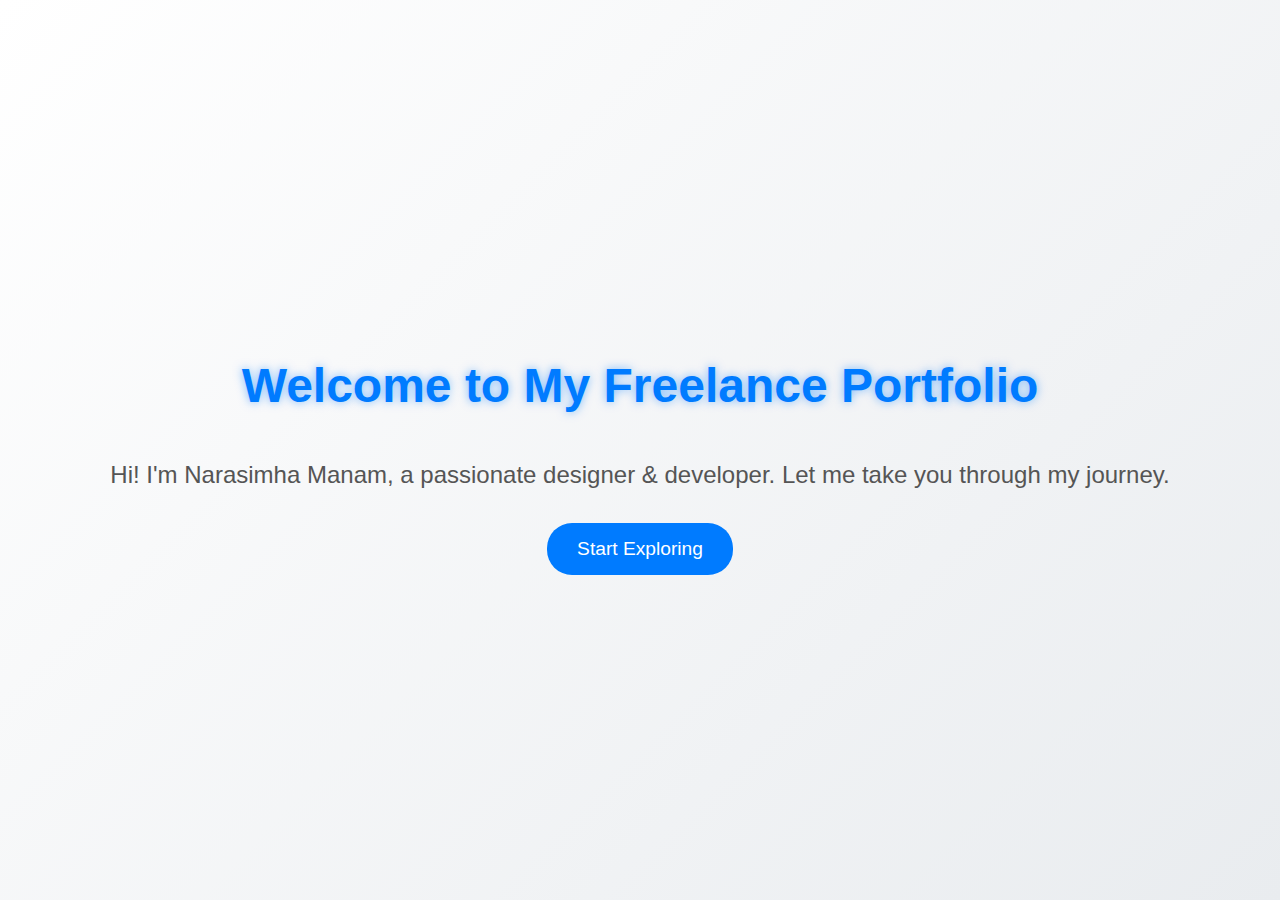
<file: FreeLancingPortfolio/index.html>
<!DOCTYPE html>
<html lang="en">
<head>
  <meta charset="UTF-8" />
  <meta name="viewport" content="width=device-width, initial-scale=1.0" />
  <title>Introduction - Narasimha Manam</title>
  <style>
    /* General Styles */
    body {
      font-family: 'Segoe UI', Tahoma, Geneva, Verdana, sans-serif;
      background-color: #f8f9fa;
      color: #333;
      margin: 0;
      padding: 0;
      text-align: center;
      display: flex;
      justify-content: center;
      align-items: center;
      height: 100vh;
      flex-direction: column;
      background: linear-gradient(135deg, #ffffff, #e9ecef);
    }

    h1 {
      font-size: 3em;
      color: #007bff;
      margin-bottom: 20px;
      text-shadow: 0 0 10px rgba(0, 123, 255, 0.5);
    }

    p {
      font-size: 1.5em;
      color: #555;
      margin-bottom: 30px;
      line-height: 1.5;
    }

    .start-btn {
      background-color: #007bff;
      color: white;
      padding: 15px 30px;
      border: none;
      border-radius: 25px;
      font-size: 1.2em;
      cursor: pointer;
      transition: transform 0.3s ease, box-shadow 0.3s ease;
      text-decoration: none;
    }

    .start-btn:hover {
      background-color: #0056b3;
      transform: scale(1.05);
      box-shadow: 0 0 15px rgba(0, 123, 255, 0.4);
    }

    .start-btn:focus {
      outline: none;
    }
  </style>
</head>
<body>
  <h1>Welcome to My Freelance Portfolio</h1>
  <p>Hi! I'm Narasimha Manam, a passionate designer & developer. Let me take you through my journey.</p>
  <a href="tools.html">
    <button class="start-btn">Start Exploring</button>
  </a>
</body>
</html>
</file>
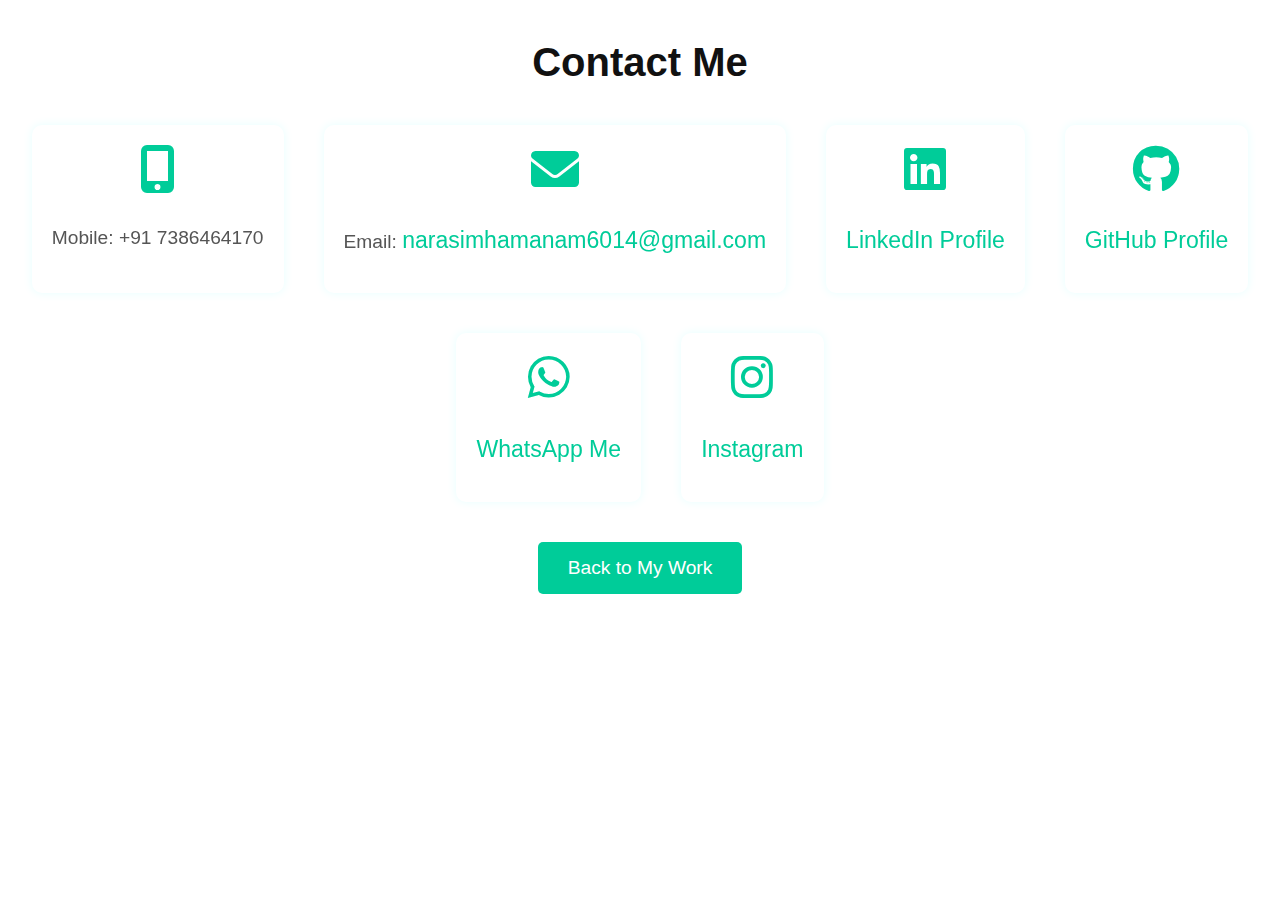
<file: FreeLancingPortfolio/contact.html>
<!DOCTYPE html>
<html lang="en">
<head>
  <meta charset="UTF-8" />
  <meta name="viewport" content="width=device-width, initial-scale=1.0" />
  <title>Contact - Narasimha Manam</title>
<link rel="stylesheet" href="style.css" />

    <!-- Link to FontAwesome for icons -->
  <link rel="stylesheet" href="https://cdnjs.cloudflare.com/ajax/libs/font-awesome/6.0.0-beta3/css/all.min.css" />
</head>
<body>
  <h2>Contact Me</h2>

  <div class="contact-info">
    <!-- Mobile -->
    <div class="contact-item">
      <i class="fas fa-mobile-alt"></i>
      <p>Mobile: +91 7386464170</p>
    </div>

    <!-- Email -->
    <div class="contact-item">
      <i class="fas fa-envelope"></i>
      <p>Email: <a href="mailto:narasimhamanam6014@gmail.com">narasimhamanam6014@gmail.com</a></p>
    </div>

    <!-- LinkedIn -->
    <div class="contact-item">
      <i class="fab fa-linkedin"></i>
      <p><a href="https://www.linkedin.com/in/narasimha-manam-032a9634b" target="_blank">LinkedIn Profile</a></p>
    </div>

    <!-- GitHub -->
    <div class="contact-item">
      <i class="fab fa-github"></i>
      <p><a href="https://github.com/Narasimhamanam" target="_blank">GitHub Profile</a></p>
    </div>

    <!-- WhatsApp -->
    <div class="contact-item">
      <i class="fab fa-whatsapp"></i>
      <p><a href="https://wa.me/7386464170" target="_blank">WhatsApp Me</a></p>
    </div>

    <!-- Instagram -->
    <div class="contact-item">
      <i class="fab fa-instagram"></i>
      <p><a href="https://www.instagram.com/narasimhachowdary_" target="_blank">Instagram</a></p>
    </div>
  </div>

  <a href="work.html">
    <button class="back-btn">Back to My Work</button>
  </a>
</body>
</html>
</file>
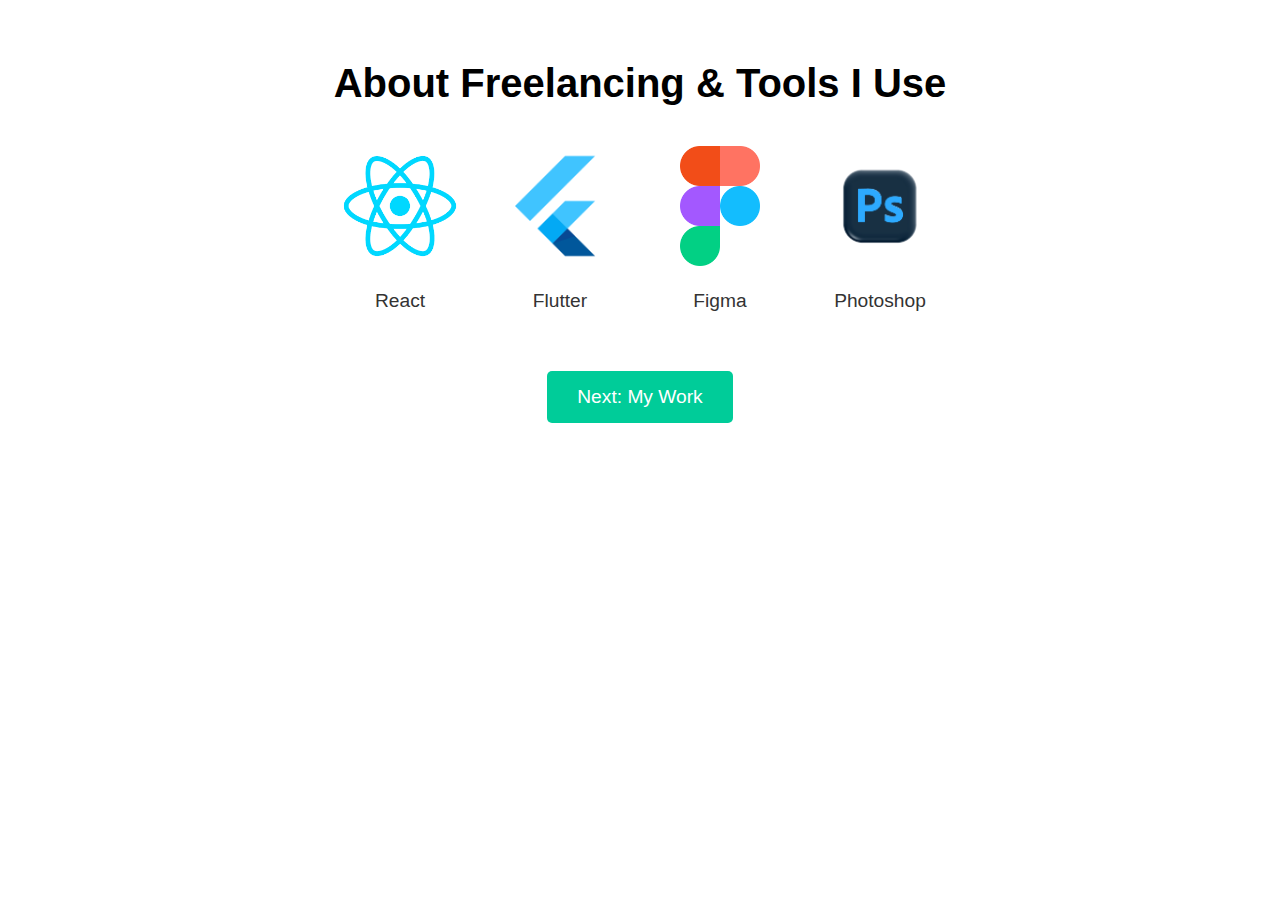
<file: FreeLancingPortfolio/tools.html>
<!DOCTYPE html>
<html lang="en">
<head>
  <meta charset="UTF-8" />
  <meta name="viewport" content="width=device-width, initial-scale=1.0" />
  <title>Freelancing and Tools - Narasimha Manam</title>
  <style>
    body {
      font-family: Arial, sans-serif;
      text-align: center;
      padding: 20px;
    }

    h2 {
      font-size: 2.5em;
      margin-bottom: 40px;
    }

    .tools-section {
      display: flex;
      justify-content: center;
      gap: 40px;
      align-items: center;
      flex-wrap: wrap;
      margin-bottom: 40px;
    }

    .tool {
      text-align: center;
      max-width: 120px;
    }

    .tool img {
      width: 120px; /* Fixed width */
      height: 120px; /* Fixed height */
      object-fit: contain;
      margin-bottom: 10px;
      border-radius: 8px;
    }

    .tool p {
      font-size: 1.2em;
      color: #333;
      margin-top: 10px;
    }

    .start-btn {
      background-color: #00cc99;
      color: white;
      padding: 15px 30px;
      border: none;
      border-radius: 5px;
      font-size: 1.2em;
      cursor: pointer;
      transition: background-color 0.3s ease;
    }

    .start-btn:hover {
      background-color: #00b38a;
    }
  </style>
</head>
<body>
  <h2>About Freelancing & Tools I Use</h2>
  <div class="tools-section">
    <div class="tool">
      <img src="React.png" alt="React" />
      <p>React</p>
    </div>
    <div class="tool">
      <img src="flutter.png" alt="Flutter" />
      <p>Flutter</p>
    </div>
    <div class="tool">
      <img src="figma.png" alt="Figma" />
      <p>Figma</p>
    </div>
    <div class="tool">
      <img src="ps.png" alt="Photoshop" />
      <p>Photoshop</p>
    </div>
    <!-- Add other tools as needed -->
  </div>
  <a href="work.html">
    <button class="start-btn">Next: My Work</button>
  </a>
</body>
</html>
</file>
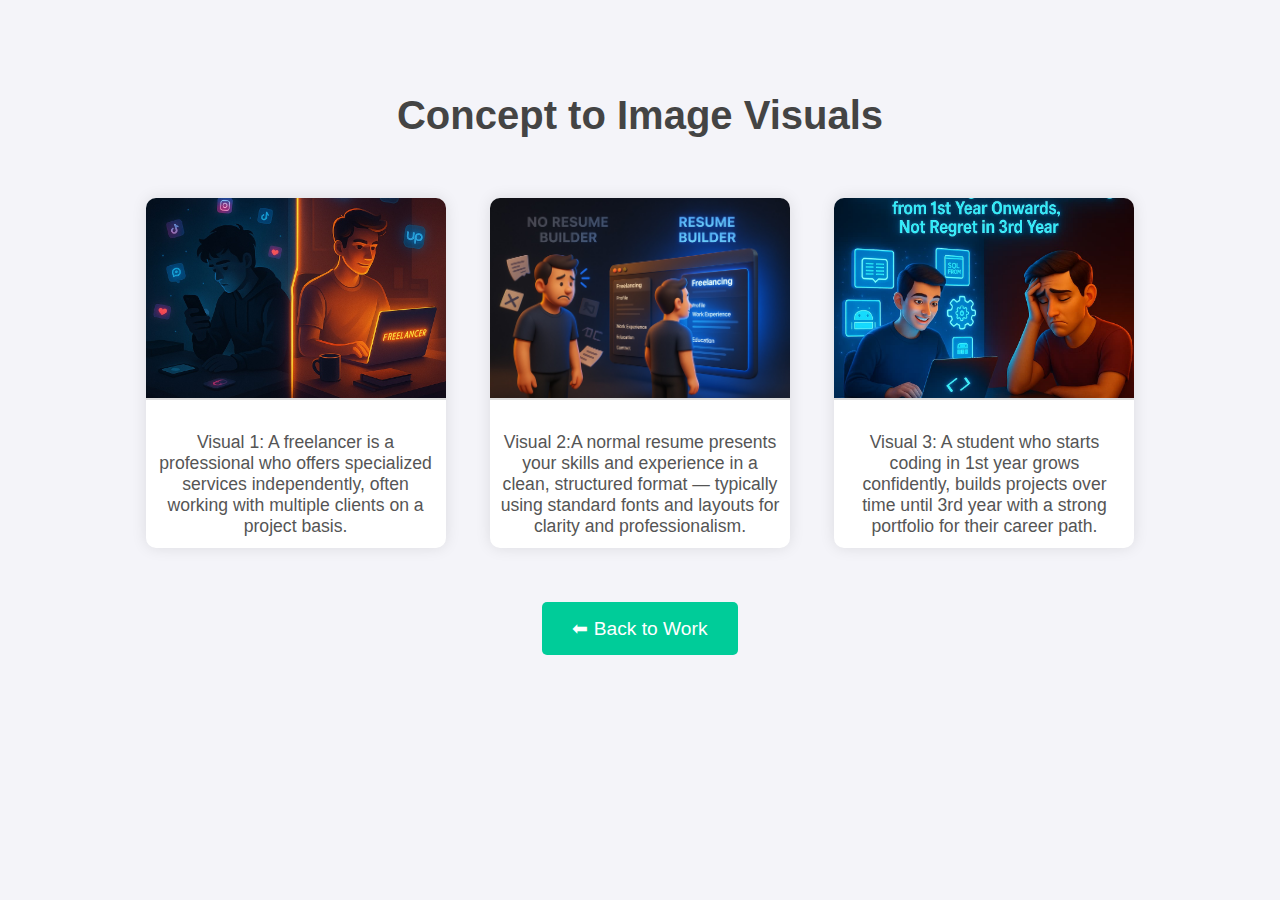
<file: FreeLancingPortfolio/visuals.html>
<!DOCTYPE html>
<html lang="en">
<head>
  <meta charset="UTF-8" />
  <meta name="viewport" content="width=device-width, initial-scale=1.0"/>
  <title>Image Visuals - Narasimha Manam</title>
  <style>
    body {
      font-family: Arial, sans-serif;
      margin: 0;
      padding: 0;
      background-color: #f4f4f9;
      color: #333;
    }

    .visuals-container {
      max-width: 1200px;
      margin: 40px auto;
      padding: 20px;
      text-align: center;
    }

    h2 {
      font-size: 2.5em;
      margin-bottom: 40px;
      color: #444;
    }

    .visual-box {
      display: inline-block;
      width: 300px;
      height: 350px;
      margin: 20px;
      background-color: #fff;
      border-radius: 10px;
      box-shadow: 0 0 15px rgba(0, 0, 0, 0.1);
      overflow: hidden;
      transition: transform 0.3s ease, box-shadow 0.3s ease;
      text-align: center;
    }

    .visual-box:hover {
      transform: scale(1.05);
      box-shadow: 0 0 25px rgba(0, 0, 0, 0.2);
    }

    .visual-box img {
      width: 100%;
      height: 200px;
      object-fit: cover; /* Ensures the image fills the area */
      border-bottom: 2px solid #ddd;
    }

    .visual-description {
      font-size: 1.1em;
      padding: 10px;
      color: #555;
    }

    .back-btn {
      background-color: #00cc99;
      color: white;
      padding: 15px 30px;
      border: none;
      border-radius: 5px;
      font-size: 1.2em;
      cursor: pointer;
      margin-top: 30px;
      transition: background-color 0.3s ease;
    }

    .back-btn:hover {
      background-color: #00b38a;
    }

  </style>
</head>
<body>

  <div class="visuals-container">
    <h2>Concept to Image Visuals</h2>

    <div class="visual-box">
      <img src="mot.jpg" alt="Sample Visual 1">
      <p class="visual-description">Visual 1: A freelancer is a professional who offers specialized services independently, often working with multiple clients on a project basis. </p>
    </div>

    <div class="visual-box">
      <img src="resume.jpg" alt="Sample Visual 2">
      <p class="visual-description">Visual 2:A normal resume presents your skills and experience in a clean, structured format — typically using standard fonts and layouts for clarity and professionalism.</p>
    </div>

    <div class="visual-box">
      <img src="insp.jpg" alt="Sample Visual 3">
      <p class="visual-description">Visual 3: A student who starts coding in 1st year grows confidently, builds projects over time until 3rd year with a strong portfolio for their career path.</p>
    </div>

    <!-- Back Button -->
    <button class="back-btn" onclick="window.location.href='work.html'">⬅ Back to Work</button>
  </div>

</body>
</html>
</file>
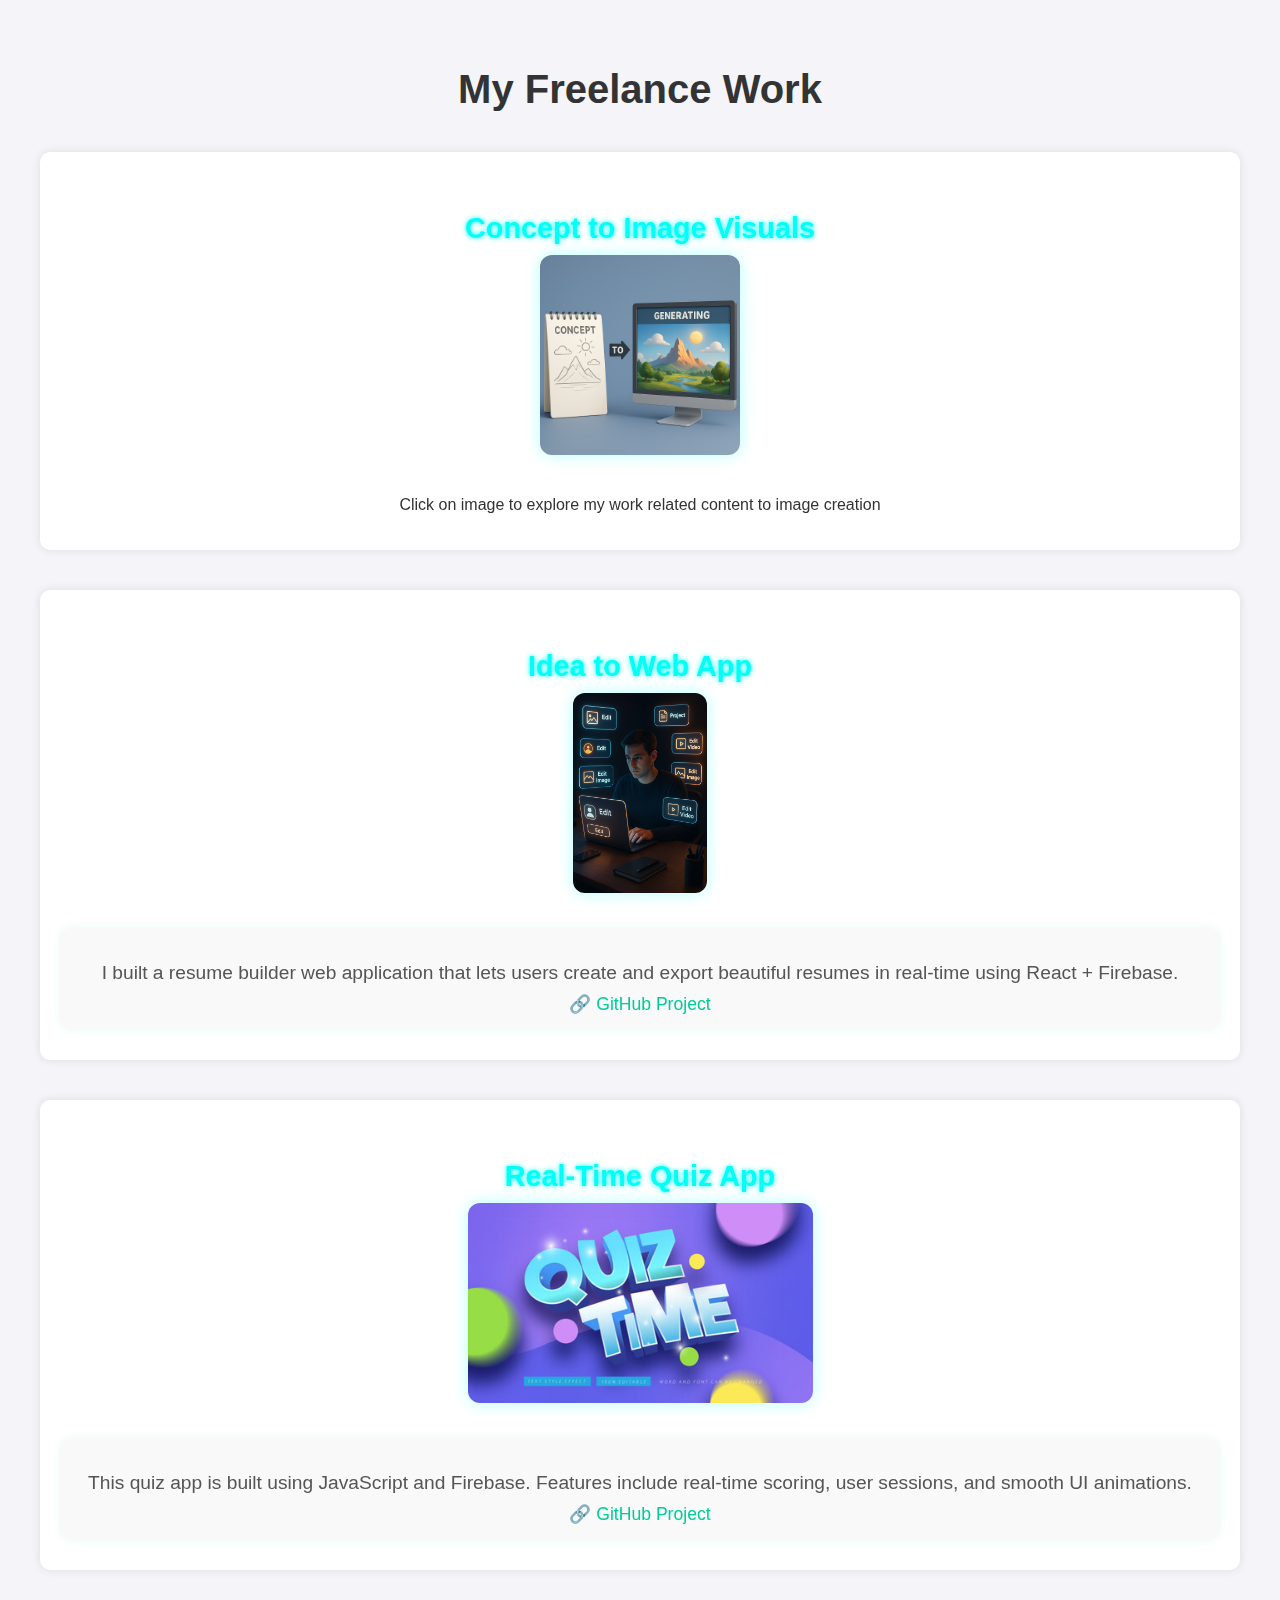
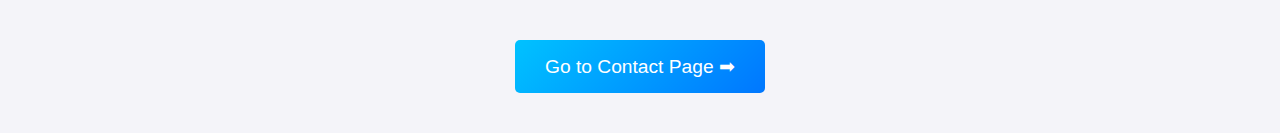
<file: FreeLancingPortfolio/work.html>
<!DOCTYPE html>
<html lang="en">
<head>
  <meta charset="UTF-8" />
  <meta name="viewport" content="width=device-width, initial-scale=1.0"/>
  <title>My Work - Narasimha Manam</title>
  <link rel="stylesheet" href="style.css" />
  <style>
    body.work-page {
      background-color: #f4f4f9; /* Soft light background */
      color: #333; /* Darker text color for better readability */
      font-family: Arial, sans-serif;
      margin: 0;
      padding: 20px;
    }

    .container {
      max-width: 1200px;
      margin: auto;
      padding: 20px;
    }

    h1 {
      color: #333; /* Darker text for headings */
      font-size: 2.5em;
      margin-bottom: 40px;
    }

    .category {
      background-color: #fff;
      margin-bottom: 40px;
      border-radius: 10px;
      padding: 20px;
      box-shadow: 0 0 10px rgba(0, 0, 0, 0.1);
      transition: transform 0.3s ease, box-shadow 0.3s ease;
    }

    .category:hover {
      transform: translateY(-5px);
      box-shadow: 0 0 20px rgba(0, 0, 0, 0.2);
    }

    h2 {
      color: #444; /* Slightly muted color for category headings */
      font-size: 2rem;
      margin-bottom: 20px;
    }

    .gallery {
      display: flex;
      justify-content: center;
      align-items: center;
      margin: 10px 0;
    }

    .gallery img {
      width: 100%; /* Make image fill its container width */
      height: 200px; /* Fixed height for all images */
      object-fit: cover; /* Ensure image fits the container without distortion */
      border-radius: 8px;
      box-shadow: 0 0 10px rgba(0, 0, 0, 0.1);
    }

    .card p {
      color: #555; /* Slightly lighter color for the paragraph text */
      font-size: 1.2em;
      margin-bottom: 10px;
    }

    a {
      color: #00cc99;
      font-size: 1.1em;
      text-decoration: none;
    }

    a:hover {
      text-decoration: underline;
    }

    .next-btn {
      background-color: #00cc99;
      color: white;
      padding: 15px 30px;
      border: none;
      border-radius: 5px;
      font-size: 1.2em;
      cursor: pointer;
      transition: background-color 0.3s ease;
    }

    .next-btn:hover {
      background-color: #00b38a;
    }
  </style>
</head>
<body class="work-page">
  <div class="container">
    <h1>My Freelance Work</h1>

    <!-- Concept to Image Visuals (only 1 image is clickable) -->
    <div class="category" id="visuals">
      <h2>Concept to Image Visuals</h2>
      <div class="gallery">
        <a href="visuals.html">
          <img src="ic.jpg" alt="Open Visuals" />
        </a>
	</div>
	<p>Click on image to explore my work related content to image creation</p>

      
    </div>

    <!-- Idea to Web App -->
    <div class="category" id="webapps">
      <h2>Idea to Web App</h2>
      <div class="gallery">
        <a href="C:\Users\naras\OneDrive\Desktop\FreeLancingPortfolio\iw.jpg" target="_blank">
          <img src="iw.jpg" alt="Resume Builder Web App" />
        </a>
      </div>
      <div class="card">
        <p>I built a resume builder web application that lets users create and export beautiful resumes in real-time using React + Firebase.</p>
        <a href="C:\Users\naras\OneDrive\Desktop\FreeLancingPortfolio\iw.jpg" target="_blank">🔗 GitHub Project</a>
      </div>
    </div>

    <!-- Real-Time Quiz -->
    <div class="category" id="quiz">
      <h2>Real-Time Quiz App</h2>
      <div class="gallery">
        <a href="quiz.jpg" target="_blank">
          <img src="quiz.jpg" alt="Quiz App" />
        </a>
      </div>
      <div class="card">
        <p>This quiz app is built using JavaScript and Firebase. Features include real-time scoring, user sessions, and smooth UI animations.</p>
        <a href="quiz.jpg" target="_blank">🔗 GitHub Project</a>
      </div>
    </div>

    <!-- Navigation Button -->
    <button onclick="location.href='contact.html'" class="next-btn">Go to Contact Page ➡</button>
  </div>
</body>
</html>
</file>
<file: FreeLancingPortfolio/style.css>
/* General styles for all pages */
body {
  font-family: Arial, sans-serif;
  background-color: #fff;
  color: #111;
  margin: 0;
  padding: 0;
  text-align: center;
}

h2 {
  font-size: 2.5em;
  margin: 40px 0;
}

/* Header styles */
header {
  padding: 20px 0;
  background-color: #00cc99;
  color: white;
}

header h1 {
  font-size: 2.5em;
  margin: 0;
}

nav {
  margin-top: 20px;
}

nav a {
  color: white;
  font-size: 1.2em;
  margin: 0 20px;
  text-decoration: none;
}

nav a:hover {
  text-decoration: underline;
}

/* Common category box styles */
.category {
  cursor: pointer;
  padding: 20px;
  background-color: rgba(255, 255, 255, 0.05);
  border-radius: 16px;
  box-shadow: 0 0 20px rgba(0, 255, 255, 0.05);
  transition: transform 0.4s ease, box-shadow 0.4s ease;
  margin-bottom: 20px;
  transform-style: preserve-3d;
}

.category:hover {
  transform: scale(1.05) rotateX(1deg);
  box-shadow: 0 0 30px rgba(0, 255, 255, 0.2), 0 0 60px rgba(0, 255, 255, 0.1);
}

.category img {
  width: 100%;
  max-height: 200px;
  object-fit: cover;
  border-radius: 10px;
  margin-bottom: 20px;
  transition: transform 0.4s ease, box-shadow 0.4s ease;
  transform-style: preserve-3d;
  box-shadow: 0 0 15px rgba(0, 255, 255, 0.3);
}

.category img:hover {
  transform: rotateY(10deg) scale(1.05);
  box-shadow: 0 0 25px rgba(0, 255, 255, 0.6), 0 0 60px rgba(0, 255, 255, 0.3);
}

.category-description {
  font-size: 1.2em;
  margin-bottom: 20px;
  color: #555;
}

.github-link {
  color: #00cc99;
  font-size: 1.2em;
  text-decoration: none;
}

.github-link:hover {
  text-decoration: underline;
}

/* Button styles */
button, .contact-btn {
  background-color: #00cc99;
  color: white;
  padding: 15px 30px;
  border: none;
  border-radius: 5px;
  font-size: 1.2em;
  cursor: pointer;
  transition: transform 0.3s ease, box-shadow 0.3s ease;
}

button:hover, .contact-btn:hover {
  background-color: #00b38a;
  transform: scale(1.05);
  box-shadow: 0 0 20px rgba(0, 204, 153, 0.4);
}

/* Contact info layout */
.contact-info {
  display: flex;
  justify-content: center;
  flex-wrap: wrap;
  gap: 40px;
  margin-bottom: 40px;
}

.contact-item {
  text-align: center;
  background-color: rgba(255, 255, 255, 0.06);
  padding: 20px;
  border-radius: 10px;
  box-shadow: 0 0 10px rgba(0, 255, 255, 0.1);
  transition: transform 0.3s ease, box-shadow 0.3s ease;
  transform-style: preserve-3d;
}

.contact-item:hover {
  transform: scale(1.05);
  box-shadow: 0 0 20px rgba(0, 255, 255, 0.3);
}

.contact-item i {
  font-size: 3em;
  margin-bottom: 15px;
  color: #00cc99;
}

.contact-item a {
  text-decoration: none;
  color: #00cc99;
  font-size: 1.2em;
}

.contact-item a:hover {
  text-decoration: underline;
}

.contact-item p {
  font-size: 1.2em;
  color: #555;
}

/* Footer styles */
footer {
  background-color: #111;
  color: white;
  padding: 20px 0;
}

footer a {
  color: white;
  font-size: 1.2em;
  text-decoration: none;
}

footer a:hover {
  text-decoration: underline;
}

/* Mobile responsiveness */
@media (max-width: 768px) {
  .category, .contact-item {
    width: 100%;
    margin: 20px 0;
  }

  .contact-info {
    flex-direction: column;
  }
}

/* 3D Glow Effect */
.gallery a img {
  transition: transform 0.4s ease, box-shadow 0.4s ease;
  border-radius: 12px;
  box-shadow: 0 0 15px rgba(0, 255, 255, 0.3);
  transform-style: preserve-3d;
}

.gallery a img:hover {
  transform: rotateY(10deg) scale(1.05);
  box-shadow: 0 0 25px rgba(0, 255, 255, 0.6), 0 0 60px rgba(0, 255, 255, 0.3);
}

/* Shared container enhancements */
body.work-page {
  background-color: #fff;
  color: #111;
  font-family: Arial, sans-serif;
}

.container {
  padding: 40px;
  max-width: 1200px;
  margin: auto;
  perspective: 1000px; /* Enable 3D perspective */
}

/* Section headings */
.category h2 {
  font-size: 1.8rem;
  color: #00fff7;
  margin-bottom: 10px;
  text-shadow: 0 0 5px #00fff7;
}

/* Project card styles */
.card {
  background-color: #f9f9f9;
  border-radius: 12px;
  padding: 15px 20px;
  box-shadow: 0 0 10px rgba(0, 204, 153, 0.1);
  margin-bottom: 10px;
  transition: transform 0.3s ease;
}

.card:hover {
  transform: translateY(-5px);
  box-shadow: 0 0 20px rgba(0, 255, 255, 0.3);
}

/* Navigation Button */
.next-btn {
  background: linear-gradient(135deg, #00c2ff, #0077ff);
  color: #fff;
  padding: 12px 30px;
  border: none;
  border-radius: 25px;
  cursor: pointer;
  font-size: 1rem;
  margin-top: 30px;
  transition: transform 0.3s ease, box-shadow 0.3s ease;
}

.next-btn:hover {
  transform: scale(1.05);
  box-shadow: 0 0 25px #00c2ff;
}
</file>
